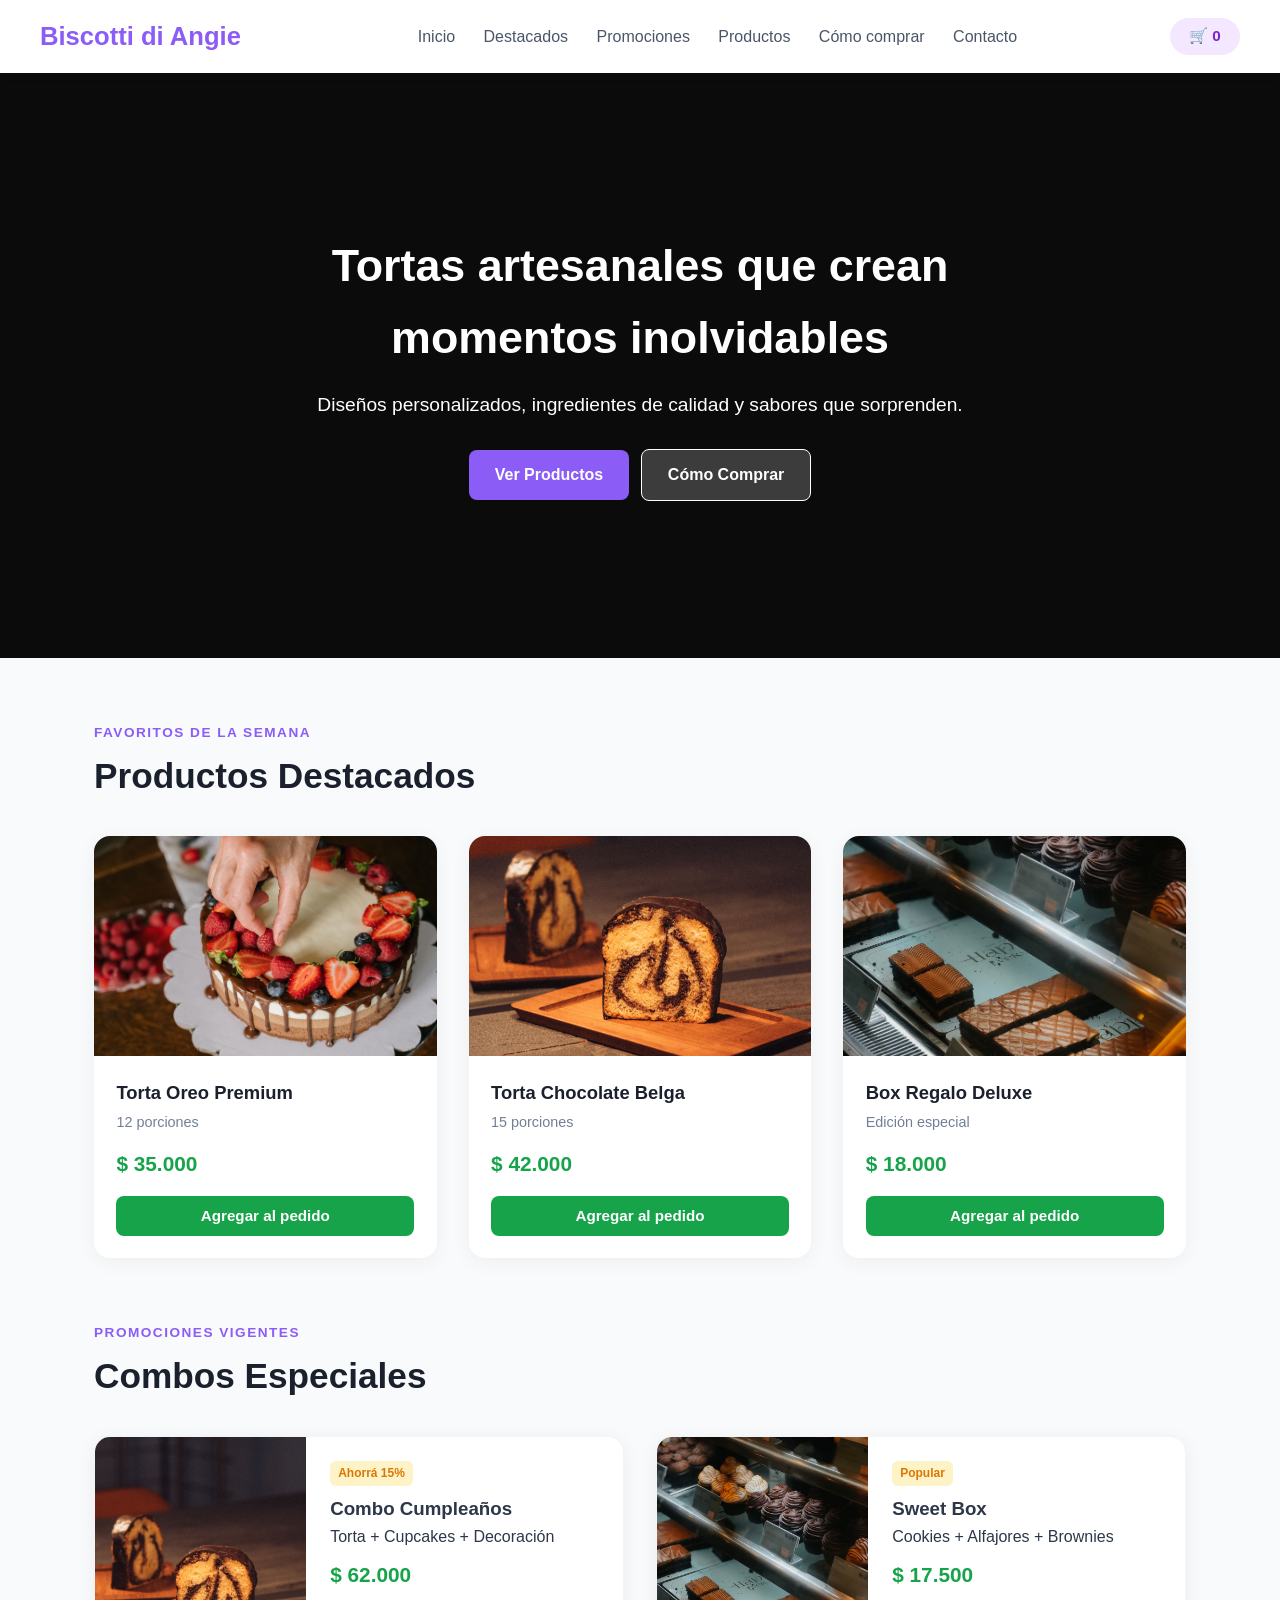
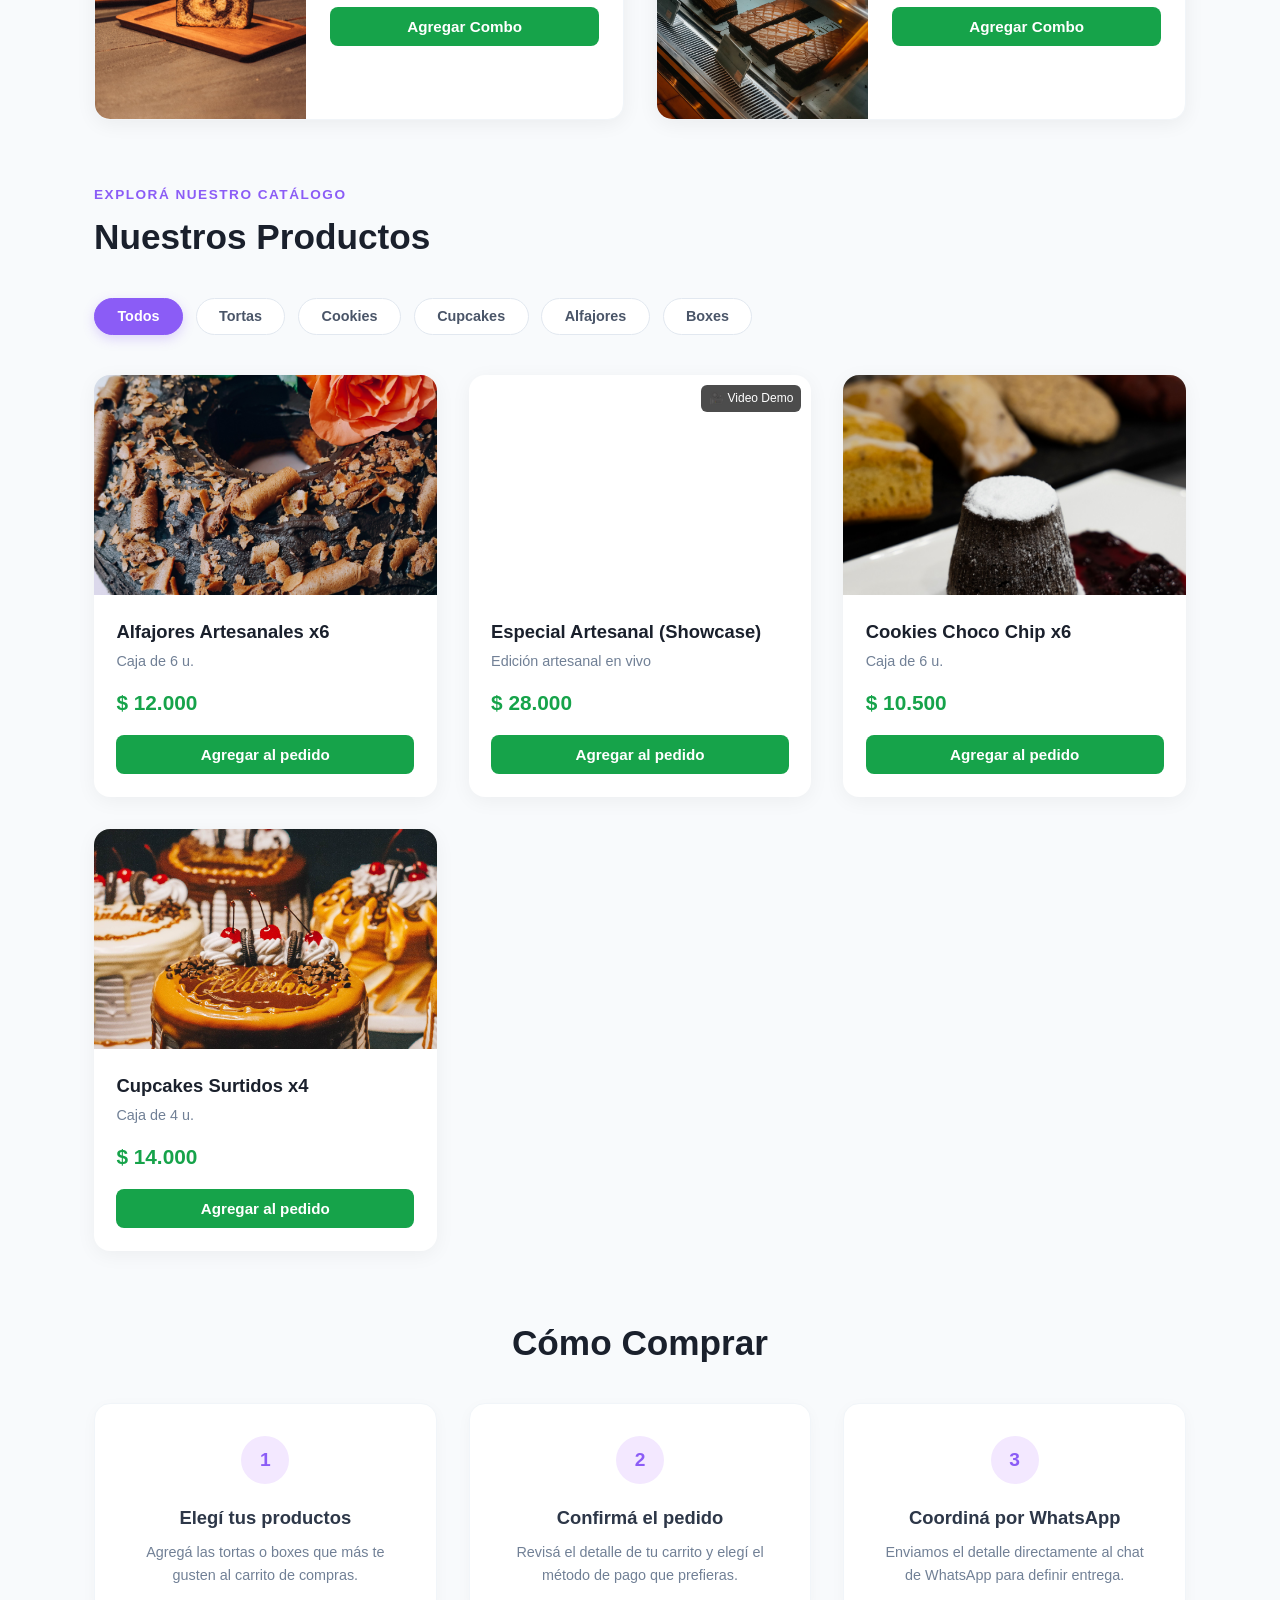
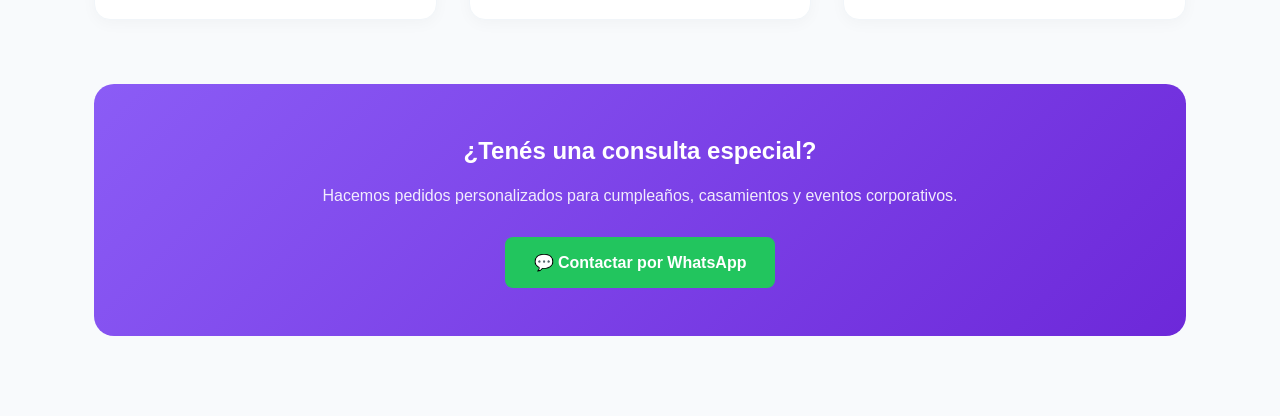
<file: BdiA - V1.0_Minimalista/index.html>
<!DOCTYPE html>
<html lang="es">
<head>
    <meta charset="UTF-8">
    <meta name="viewport" content="width=device-width, initial-scale=1.0">
    <title>Biscotti di Angie | Tortas Artesanales</title>
    <meta name="description" content="Tortas artesanales, cupcakes, cookies, boxes de regalo y productos personalizados.">
    <meta name="theme-color" content="#563d2e">
    <link rel="stylesheet" href="styles.css">
</head>
<body>

    <!-- NAVEGACIÓN PRINCIPAL -->
    <header class="header">
        <div class="logo-container">
            <a href="#" class="logo">Biscotti di Angie</a>
        </div>
        <nav class="main-nav">
            <a href="#inicio">Inicio</a>
            <a href="#destacados">Destacados</a>
            <a href="#promociones">Promociones</a>
            <a href="#productos">Productos</a>
            <a href="#como-comprar">Cómo comprar</a>
            <a href="#contacto">Contacto</a>
        </nav>
        <button id="cartIcon" class="cart-icon-btn">🛒 <span id="cartCount">0</span></button>
    </header>

    <main>
        <!-- HERO / VIDEO PRINCIPAL -->
        <section id="inicio" class="hero">
            <video autoplay muted loop playsinline class="hero-video">
                <source src="assets/video/hero.mp4" type="video/mp4">
            </video>
            <div class="hero-overlay">
                <h1>Tortas artesanales que crean momentos inolvidables</h1>
                <p>Diseños personalizados, ingredientes de calidad y sabores que sorprenden.</p>
                <div class="hero-buttons">
                    <a href="#productos" class="btn btn-primary">Ver Productos</a>
                    <a href="#como-comprar" class="btn btn-secondary">Cómo Comprar</a>
                </div>
            </div>
        </section>

        <!-- PRODUCTOS DESTACADOS -->
        <section id="destacados" class="container">
            <p class="section-subtitle">Favoritos de la semana</p>
            <h2 class="section-title">Productos Destacados</h2>
            
            <div class="products-grid">
                <article class="product-card">
                    <img src="assets/images/torta-oreo.jpg" alt="Torta Oreo Premium">
                    <div class="product-info">
                        <h3 class="product-title">Torta Oreo Premium</h3>
                        <p class="product-desc">12 porciones</p>
                        <p class="product-price">$ 35.000</p>
                        <button class="btn btn-add" onclick="agregarAlCarrito('Torta Oreo Premium', 35000)">Agregar al pedido</button>
                    </div>
                </article>

                <article class="product-card">
                    <img src="assets/images/torta-chocolate.jpg" alt="Torta Chocolate Belga">
                    <div class="product-info">
                        <h3 class="product-title">Torta Chocolate Belga</h3>
                        <p class="product-desc">15 porciones</p>
                        <p class="product-price">$ 42.000</p>
                        <button class="btn btn-add" onclick="agregarAlCarrito('Torta Chocolate Belga', 42000)">Agregar al pedido</button>
                    </div>
                </article>

                <article class="product-card">
                    <img src="assets/images/box-regalo.jpg" alt="Box Regalo Deluxe">
                    <div class="product-info">
                        <h3 class="product-title">Box Regalo Deluxe</h3>
                        <p class="product-desc">Edición especial</p>
                        <p class="product-price">$ 18.000</p>
                        <button class="btn btn-add" onclick="agregarAlCarrito('Box Regalo Deluxe', 18000)">Agregar al pedido</button>
                    </div>
                </article>
            </div>
        </section>

        <!-- PROMOCIONES Y COMBOS (CON FOTOS PRESENTABLES) -->
        <section id="promociones" class="container">
            <p class="section-subtitle">Promociones vigentes</p>
            <h2 class="section-title">Combos Especiales</h2>
            
            <div class="promos-grid">
                <article class="promo-card">
                    <img src="assets/images/torta-chocolate.jpg" alt="Combo Cumpleaños">
                    <div class="promo-content">
                        <span class="badge">Ahorrá 15%</span>
                        <h3>Combo Cumpleaños</h3>
                        <p>Torta + Cupcakes + Decoración</p>
                        <span class="promo-price">$ 62.000</span>
                        <button class="btn btn-add" onclick="agregarAlCarrito('Combo Cumpleaños', 62000)">Agregar Combo</button>
                    </div>
                </article>

                <article class="promo-card">
                    <img src="assets/images/box-regalo.jpg" alt="Sweet Box">
                    <div class="promo-content">
                        <span class="badge">Popular</span>
                        <h3>Sweet Box</h3>
                        <p>Cookies + Alfajores + Brownies</p>
                        <span class="promo-price">$ 17.500</span>
                        <button class="btn btn-add" onclick="agregarAlCarrito('Sweet Box', 17500)">Agregar Combo</button>
                    </div>
                </article>
            </div>
        </section>

        <!-- CATÁLOGO COMPLETO Y FILTROS -->
        <section id="productos" class="container">
            <p class="section-subtitle">Explorá nuestro catálogo</p>
            <h2 class="section-title">Nuestros Productos</h2>

            <!-- FILTROS ESTILIZADOS -->
            <div class="category-filters">
                <button class="filter-btn active" data-category="todos">Todos</button>
                <button class="filter-btn" data-category="tortas">Tortas</button>
                <button class="filter-btn" data-category="cookies">Cookies</button>
                <button class="filter-btn" data-category="cupcakes">Cupcakes</button>
                <button class="filter-btn" data-category="alfajores">Alfajores</button>
                <button class="filter-btn" data-category="boxes">Boxes</button>
            </div>

            <div id="catalogGrid" class="products-grid">
                <!-- PRODUCTO CON FOTO -->
                <article class="product-card" data-category="alfajores">
                    <img src="assets/images/alfajores.jpg" alt="Alfajores Artesanales x6">
                    <div class="product-info">
                        <h3 class="product-title">Alfajores Artesanales x6</h3>
                        <p class="product-desc">Caja de 6 u.</p>
                        <p class="product-price">$ 12.000</p>
                        <button class="btn btn-add" onclick="agregarAlCarrito('Alfajores Artesanales x6', 12000)">Agregar al pedido</button>
                    </div>
                </article>

                <!-- PRODUCTO CON VIDEO CORTO -->
                <article class="product-card" data-category="tortas">
                    <div class="card-media-container">
                        <video autoplay muted loop playsinline class="card-video">
                            <source src="assets/video/hero.mp4" type="video/mp4">
                        </video>
                        <span class="badge-video">🎥 Video Demo</span>
                    </div>
                    <div class="product-info">
                        <h3 class="product-title">Especial Artesanal (Showcase)</h3>
                        <p class="product-desc">Edición artesanal en vivo</p>
                        <p class="product-price">$ 28.000</p>
                        <button class="btn btn-add" onclick="agregarAlCarrito('Especial Artesanal', 28000)">Agregar al pedido</button>
                    </div>
                </article>

                <article class="product-card" data-category="cookies">
                    <img src="assets/images/cookies.jpg" alt="Cookies Choco Chip x6">
                    <div class="product-info">
                        <h3 class="product-title">Cookies Choco Chip x6</h3>
                        <p class="product-desc">Caja de 6 u.</p>
                        <p class="product-price">$ 10.500</p>
                        <button class="btn btn-add" onclick="agregarAlCarrito('Cookies Choco Chip x6', 10500)">Agregar al pedido</button>
                    </div>
                </article>

                <article class="product-card" data-category="cupcakes">
                    <img src="assets/images/cupcakes.jpg" alt="Cupcakes Surtidos x4">
                    <div class="product-info">
                        <h3 class="product-title">Cupcakes Surtidos x4</h3>
                        <p class="product-desc">Caja de 4 u.</p>
                        <p class="product-price">$ 14.000</p>
                        <button class="btn btn-add" onclick="agregarAlCarrito('Cupcakes Surtidos x4', 14000)">Agregar al pedido</button>
                    </div>
                </article>
            </div>
        </section>

        <!-- CÓMO COMPRAR (CUADROS MINIMALISTAS) -->
        <section id="como-comprar" class="container info-section">
            <h2 class="section-title text-center">Cómo Comprar</h2>
            <div class="steps-grid">
                <div class="step-card">
                    <div class="step-icon">1</div>
                    <h3>Elegí tus productos</h3>
                    <p>Agregá las tortas o boxes que más te gusten al carrito de compras.</p>
                </div>
                <div class="step-card">
                    <div class="step-icon">2</div>
                    <h3>Confirmá el pedido</h3>
                    <p>Revisá el detalle de tu carrito y elegí el método de pago que prefieras.</p>
                </div>
                <div class="step-card">
                    <div class="step-icon">3</div>
                    <h3>Coordiná por WhatsApp</h3>
                    <p>Enviamos el detalle directamente al chat de WhatsApp para definir entrega.</p>
                </div>
            </div>
        </section>

        <!-- CONTACTO (ESTILIZADO MINIMALISTA) -->
        <section id="contacto" class="container contact-section">
            <div class="contact-card">
                <h2>¿Tenés una consulta especial?</h2>
                <p>Hacemos pedidos personalizados para cumpleaños, casamientos y eventos corporativos.</p>
                <a href="https://wa.me/?text=Hola!%20Quisiera%20consultar%20por%20un%20pedido%20especial" target="_blank" class="btn btn-primary btn-whatsapp">💬 Contactar por WhatsApp</a>
            </div>
        </section>
    </main>

    <!-- MODAL CARRITO DE COMPRAS (OCULTO HASTA HACER CLIC) -->
    <div id="cartModal" class="cart-modal">
        <div class="cart-content">
            <div class="cart-header">
                <h2>Tu Pedido</h2>
                <button id="closeCartBtn" class="close-btn">&times;</button>
            </div>
            
            <div id="cartItems" class="cart-items-list">
                <p class="empty-cart-msg">Tu carrito está vacío.</p>
            </div>

            <div class="cart-footer">
                <div class="cart-total-container">
                    <span>Total:</span>
                    <span id="cartTotal">$ 0</span>
                </div>
                <div class="checkout-container">
                    <label for="paymentMethod"><strong>Medio de pago:</strong></label>
                    <select id="paymentMethod" class="custom-select">
                        <option value="Efectivo / Transferencia">Efectivo / Transferencia (10% OFF)</option>
                        <option value="Mercado Pago">Mercado Pago</option>
                    </select>
                    <button id="checkoutBtn" class="checkout-button">Finalizar por WhatsApp</button>
                </div>
            </div>
        </div>
    </div>

    <script src="app.js"></script>
</body>
</html>
</file>
<file: BdiA - V1.0_Minimalista/styles.css>
/* ======================================================
   1. RESET Y ESTILOS BASE
   ====================================================== */
* {
    box-sizing: border-box;
    margin: 0;
    padding: 0;
}

body {
    font-family: 'Segoe UI', -apple-system, BlinkMacSystemFont, Roboto, sans-serif;
    line-height: 1.6;
    color: #2d3748;
    background-color: #f8fafc;
}

img, video {
    max-width: 100%;
    height: auto;
    display: block;
}

.container {
    max-width: 1140px;
    margin: 4rem auto;
    padding: 0 1.5rem;
}

.text-center { text-align: center; }

.section-title {
    font-size: 2.2rem;
    font-weight: 700;
    color: #1a202c;
    margin-bottom: 2rem;
}

.section-subtitle {
    font-size: 0.85rem;
    text-transform: uppercase;
    letter-spacing: 1.5px;
    color: #8b5cf6;
    font-weight: 700;
    margin-bottom: 0.25rem;
}

/* ======================================================
   2. ENCABEZADO Y MÚSICA DE NAVEGACIÓN
   ====================================================== */
.header {
    display: flex;
    justify-content: space-between;
    align-items: center;
    padding: 1rem 2.5rem;
    background-color: #ffffff;
    box-shadow: 0 2px 12px rgba(0,0,0,0.04);
    position: sticky;
    top: 0;
    z-index: 100;
}

.logo {
    font-size: 1.6rem;
    font-weight: 800;
    color: #8b5cf6;
    text-decoration: none;
}

.main-nav a {
    margin-left: 1.5rem;
    text-decoration: none;
    color: #4a5568;
    font-weight: 500;
    transition: color 0.2s;
}

.main-nav a:hover {
    color: #8b5cf6;
}

.cart-icon-btn {
    background-color: #f3e8ff;
    color: #7e22ce;
    border: none;
    padding: 0.6rem 1.2rem;
    border-radius: 30px;
    cursor: pointer;
    font-weight: 700;
    font-size: 0.95rem;
    transition: transform 0.2s ease;
}

.cart-icon-btn:hover {
    transform: scale(1.05);
}

/* ======================================================
   3. HERO CON VIDEO
   ====================================================== */
.hero {
    position: relative;
    width: 100%;
    height: 65vh;
    min-height: 420px;
    background-color: #111;
    overflow: hidden;
}

.hero-video {
    width: 100%;
    height: 100%;
    object-fit: cover;
    opacity: 0.75;
}

.hero-overlay {
    position: absolute;
    inset: 0;
    display: flex;
    flex-direction: column;
    align-items: center;
    justify-content: center;
    color: #ffffff;
    text-align: center;
    padding: 2rem;
    background: rgba(0, 0, 0, 0.35);
}

.hero-overlay h1 {
    font-size: 2.8rem;
    max-width: 800px;
    margin-bottom: 1rem;
    font-weight: 800;
}

.hero-overlay p {
    font-size: 1.2rem;
    margin-bottom: 1.8rem;
    font-weight: 300;
}

/* ======================================================
   4. BOTONES ESTILIZADOS
   ====================================================== */
.btn {
    display: inline-block;
    padding: 0.75rem 1.6rem;
    border-radius: 8px;
    text-decoration: none;
    font-weight: 600;
    cursor: pointer;
    border: none;
    transition: all 0.2s ease;
}

.btn-primary {
    background-color: #8b5cf6;
    color: white;
}

.btn-primary:hover { background-color: #7c3aed; }

.btn-secondary {
    background-color: rgba(255, 255, 255, 0.2);
    color: white;
    border: 1px solid white;
    margin-left: 0.5rem;
}

.btn-add {
    width: 100%;
    background-color: #16a34a;
    color: white;
    margin-top: 1rem;
    padding: 0.7rem;
    font-size: 0.95rem;
}

.btn-add:hover { background-color: #15803d; }

/* ======================================================
   5. TARJETAS Y GRILLA DE PRODUCTOS Y VIDEOS
   ====================================================== */
.products-grid {
    display: grid;
    grid-template-columns: repeat(auto-fill, minmax(260px, 1fr));
    gap: 2rem;
}

.product-card {
    background: #ffffff;
    border-radius: 16px;
    overflow: hidden;
    box-shadow: 0 4px 20px rgba(0,0,0,0.05);
    display: flex;
    flex-direction: column;
    transition: transform 0.2s ease;
}

.product-card:hover {
    transform: translateY(-5px);
}

.product-card img {
    width: 100%;
    height: 220px;
    object-fit: cover;
}

/* Soporte para Video en tarjeta */
.card-media-container {
    position: relative;
    width: 100%;
    height: 220px;
}

.card-video {
    width: 100%;
    height: 100%;
    object-fit: cover;
}

.badge-video {
    position: absolute;
    top: 10px;
    right: 10px;
    background: rgba(0,0,0,0.7);
    color: white;
    padding: 4px 8px;
    font-size: 0.75rem;
    border-radius: 6px;
}

.product-info {
    padding: 1.4rem;
    display: flex;
    flex-direction: column;
    flex-grow: 1;
}

.product-title {
    font-size: 1.15rem;
    font-weight: 700;
    color: #1a202c;
}

.product-desc {
    font-size: 0.9rem;
    color: #718096;
    margin-top: 0.2rem;
}

.product-price {
    font-size: 1.3rem;
    font-weight: 800;
    color: #16a34a;
    margin-top: auto;
    padding-top: 0.8rem;
}

/* ======================================================
   6. SECCIÓN COMBOS Y PROMOCIONES CON FOTOS
   ====================================================== */
.promos-grid {
    display: grid;
    grid-template-columns: repeat(auto-fit, minmax(320px, 1fr));
    gap: 2rem;
}

.promo-card {
    background: #ffffff;
    border-radius: 16px;
    overflow: hidden;
    box-shadow: 0 4px 20px rgba(0,0,0,0.06);
    display: flex;
    border: 1px solid #f1f5f9;
}

.promo-card img {
    width: 40%;
    object-fit: cover;
}

.promo-content {
    padding: 1.5rem;
    display: flex;
    flex-direction: column;
    width: 60%;
}

.badge {
    align-self: flex-start;
    background-color: #fef3c7;
    color: #d97706;
    font-size: 0.75rem;
    font-weight: 700;
    padding: 3px 8px;
    border-radius: 6px;
    margin-bottom: 0.5rem;
}

.promo-price {
    font-size: 1.3rem;
    font-weight: 800;
    color: #16a34a;
    margin-top: 0.5rem;
}

/* ======================================================
   7. FILTROS DE CATEGORÍA
   ====================================================== */
.category-filters {
    display: flex;
    gap: 0.8rem;
    margin-bottom: 2.5rem;
    flex-wrap: wrap;
}

.filter-btn {
    padding: 0.6rem 1.4rem;
    border: 1px solid #e2e8f0;
    background: #ffffff;
    color: #4a5568;
    border-radius: 25px;
    cursor: pointer;
    font-weight: 600;
    font-size: 0.9rem;
    transition: all 0.2s ease;
}

.filter-btn:hover, .filter-btn.active {
    background: #8b5cf6;
    color: #ffffff;
    border-color: #8b5cf6;
    box-shadow: 0 4px 12px rgba(139, 92, 246, 0.25);
}

/* ======================================================
   8. CÓMO COMPRAR Y CONTACTO MINIMALISTAS
   ====================================================== */
.steps-grid {
    display: grid;
    grid-template-columns: repeat(auto-fit, minmax(250px, 1fr));
    gap: 2rem;
}

.step-card {
    background: #ffffff;
    padding: 2rem;
    border-radius: 16px;
    box-shadow: 0 4px 15px rgba(0,0,0,0.03);
    text-align: center;
    border: 1px solid #f1f5f9;
}

.step-icon {
    width: 48px;
    height: 48px;
    background: #f3e8ff;
    color: #8b5cf6;
    border-radius: 50%;
    display: flex;
    align-items: center;
    justify-content: center;
    font-weight: 800;
    font-size: 1.2rem;
    margin: 0 auto 1.2rem auto;
}

.step-card h3 {
    margin-bottom: 0.5rem;
    font-size: 1.15rem;
}

.step-card p {
    font-size: 0.9rem;
    color: #718096;
}

.contact-section {
    margin-bottom: 5rem;
}

.contact-card {
    background: linear-gradient(135deg, #8b5cf6, #6d28d9);
    color: white;
    padding: 3rem 2rem;
    border-radius: 20px;
    text-align: center;
}

.contact-card h2 { margin-bottom: 0.8rem; }
.contact-card p { margin-bottom: 1.8rem; opacity: 0.9; }

.btn-whatsapp {
    background-color: #22c55e;
    color: white;
    font-size: 1rem;
    padding: 0.8rem 1.8rem;
}

.btn-whatsapp:hover { background-color: #16a34a; }

/* ======================================================
   9. MODAL CARRITO (INVENTARIO OCULTO POR DEFECTO)
   ====================================================== */
.cart-modal {
    display: none; /* Oculto inicialmente */
    position: fixed;
    inset: 0;
    z-index: 1000;
    width: 100%;
    height: 100%;
    background-color: rgba(0, 0, 0, 0.5);
    align-items: center;
    justify-content: center;
    backdrop-filter: blur(4px);
}

.cart-modal.active {
    display: flex; /* Se abre con JS */
}

.cart-content {
    width: 90%;
    max-width: 460px;
    max-height: 85vh;
    padding: 2rem;
    background-color: #ffffff;
    border-radius: 20px;
    box-shadow: 0 20px 40px rgba(0,0,0,0.2);
    display: flex;
    flex-direction: column;
}

.cart-header {
    display: flex;
    justify-content: space-between;
    align-items: center;
    padding-bottom: 1rem;
    border-bottom: 1px solid #e2e8f0;
}

.close-btn {
    background: none;
    border: none;
    font-size: 2rem;
    cursor: pointer;
    color: #a0aec0;
}

.cart-items-list {
    padding: 1.5rem 0;
    max-height: 300px;
    overflow-y: auto;
}

.cart-item {
    display: flex;
    justify-content: space-between;
    align-items: center;
    margin-bottom: 1rem;
    padding-bottom: 0.5rem;
    border-bottom: 1px solid #f1f5f9;
}

.custom-select {
    width: 100%;
    padding: 0.75rem;
    border-radius: 8px;
    border: 1px solid #cbd5e1;
    margin: 0.5rem 0 1rem 0;
}

.checkout-button {
    width: 100%;
    padding: 0.85rem;
    background-color: #16a34a;
    color: white;
    border: none;
    border-radius: 10px;
    font-weight: 700;
    font-size: 1rem;
    cursor: pointer;
}
</file>
